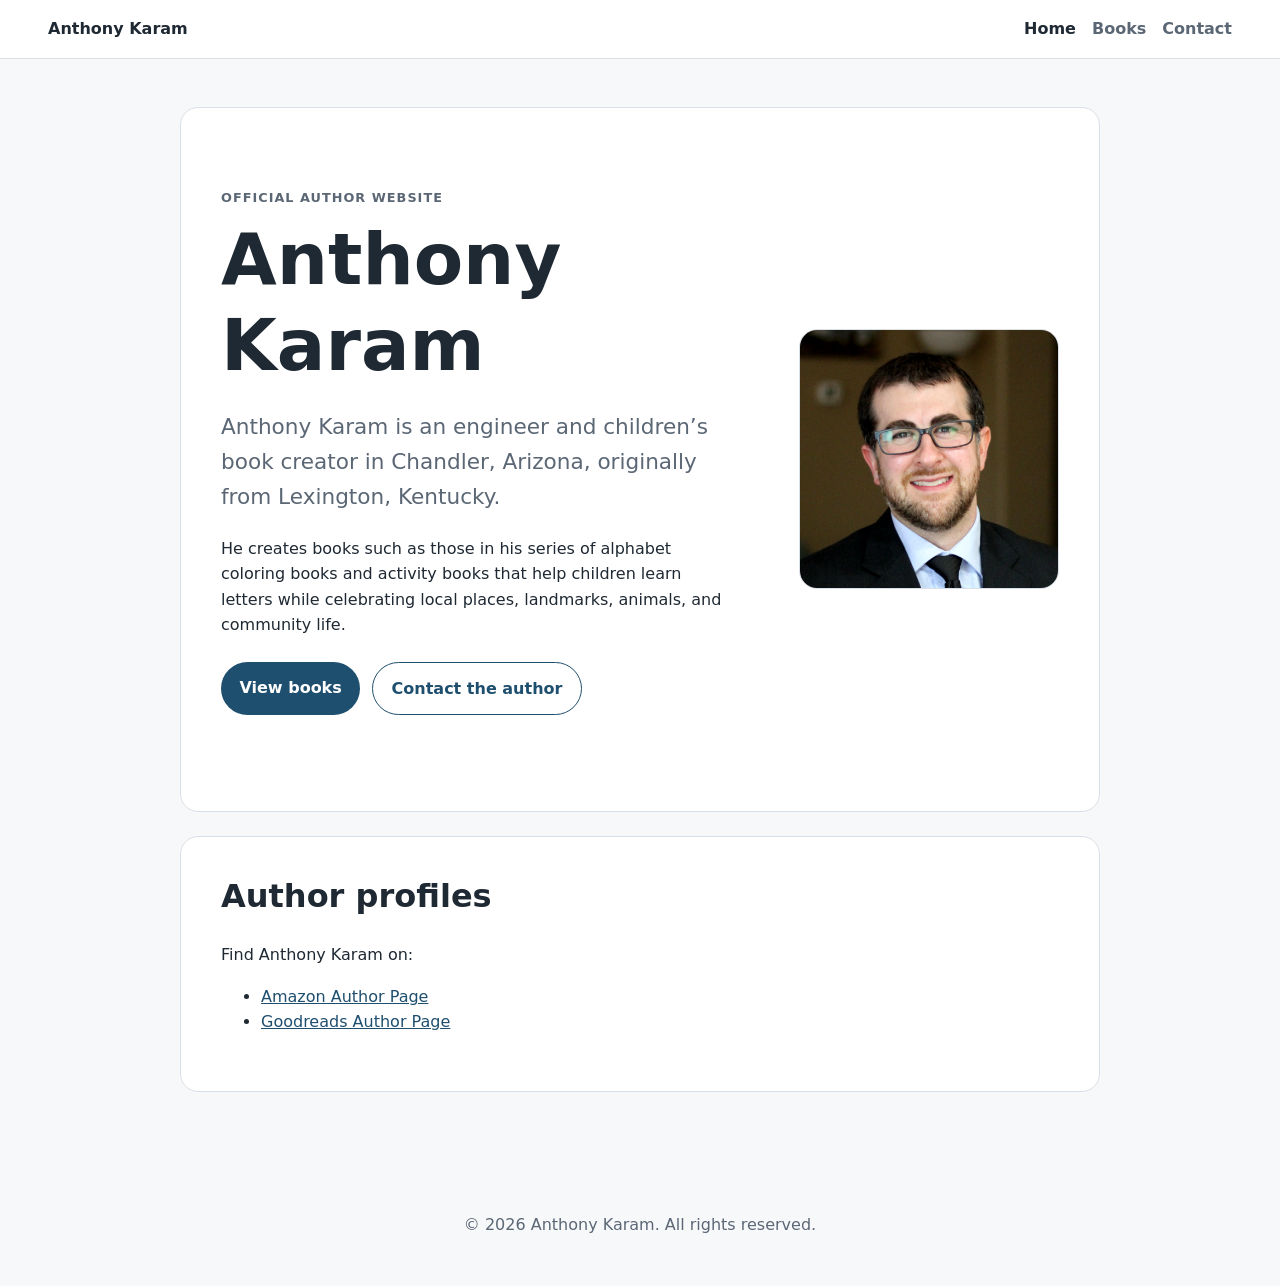
<file: index.html>
<!doctype html>
<html lang="en">
<head>
  <meta charset="utf-8">
  <meta name="viewport" content="width=device-width, initial-scale=1">
  <title>Anthony Karam | Author</title>
  <meta name="description" content="Official author website for Anthony Karam, creator of alphabet coloring and activity books for local communities.">

  <meta property="og:title" content="Anthony Karam | Author">
  <meta property="og:description" content="Official author website for Anthony Karam, creator of alphabet coloring and activity books for local communities.">
  <meta property="og:type" content="website">
  <meta property="og:url" content="https://anthonykaram.github.io/anthony-karam-author-site/">
  <meta property="og:image" content="https://anthonykaram.github.io/anthony-karam-author-site/Anthony_Karam.png">
  <meta property="og:image:alt" content="Anthony Karam">

  <meta name="twitter:card" content="summary_large_image">
  <meta name="twitter:title" content="Anthony Karam | Author">
  <meta name="twitter:description" content="Official author website for Anthony Karam, creator of alphabet coloring and activity books for local communities.">
  <meta name="twitter:image" content="https://anthonykaram.github.io/anthony-karam-author-site/Anthony_Karam.png">

  <script type="application/ld+json">
    {
      "@context": "https://schema.org",
      "@type": "Person",
      "@id": "https://anthonykaram.github.io/anthony-karam-author-site/#anthony-karam",
      "name": "Anthony Karam",
      "url": "https://anthonykaram.github.io/anthony-karam-author-site/",
      "image": "https://anthonykaram.github.io/anthony-karam-author-site/Anthony_Karam.png",
      "description": "Anthony Karam is an engineer and children’s book creator in Chandler, Arizona, originally from Lexington, Kentucky.",
      "jobTitle": "Engineer",
      "sameAs": [
        "https://www.amazon.com/author/anthonykaram",
        "https://www.goodreads.com/author/show/60850967.Anthony_Karam"
      ]
    }
  </script>

  <link rel="stylesheet" href="style.css">

  <style>
    .hero-grid {
      display: grid;
      grid-template-columns: minmax(0, 1fr) minmax(180px, 260px);
      align-items: center;
      gap: clamp(2rem, 6vw, 4rem);
    }

    .author-photo {
      display: block;
      width: 100%;
      max-width: 260px;
      aspect-ratio: 1;
      object-fit: cover;
      border-radius: 18px;
      justify-self: center;
      border: 1px solid var(--line);
    }

    @media (max-width: 700px) {
      .hero-grid {
        grid-template-columns: 1fr;
      }

      .author-photo {
        width: min(220px, 70%);
        order: -1;
      }
    }
  </style>
</head>
<body>
  <header class="site-header">
    <a class="brand" href="index.html">Anthony Karam</a>
    <nav aria-label="Main navigation">
      <a href="index.html" aria-current="page">Home</a>
      <a href="books.html">Books</a>
      <a href="contact.html">Contact</a>
    </nav>
  </header>

  <main class="container">
    <section class="hero">
      <div class="hero-grid">
        <div class="hero-content">
          <p class="eyebrow">Official author website</p>
          <h1>Anthony Karam</h1>
          <p class="lead">Anthony Karam is an engineer and children’s book creator in Chandler, Arizona, originally from Lexington, Kentucky.</p>
          <p>He creates books such as those in his series of alphabet coloring books and activity books that help children learn letters while celebrating local places, landmarks, animals, and community life.</p>
          <p class="button-row">
            <a class="button" href="books.html">View books</a>
            <a class="button button-secondary" href="contact.html">Contact the author</a>
          </p>
        </div>

        <img
          class="author-photo"
          src="Anthony_Karam.png"
          alt="Anthony Karam"
          fetchpriority="high"
        >
      </div>
    </section>

    <section class="card">
      <h2>Author profiles</h2>
      <p>Find Anthony Karam on:</p>
      <ul>
        <li><a href="https://www.amazon.com/author/anthonykaram" rel="me">Amazon Author Page</a></li>
        <li><a href="https://www.goodreads.com/author/show/60850967.Anthony_Karam" rel="me">Goodreads Author Page</a></li>
      </ul>
    </section>
  </main>

  <footer class="site-footer">
    <p>&copy; <span id="year">2026</span> Anthony Karam. All rights reserved.</p>
  </footer>
</body>
</html>
</file>
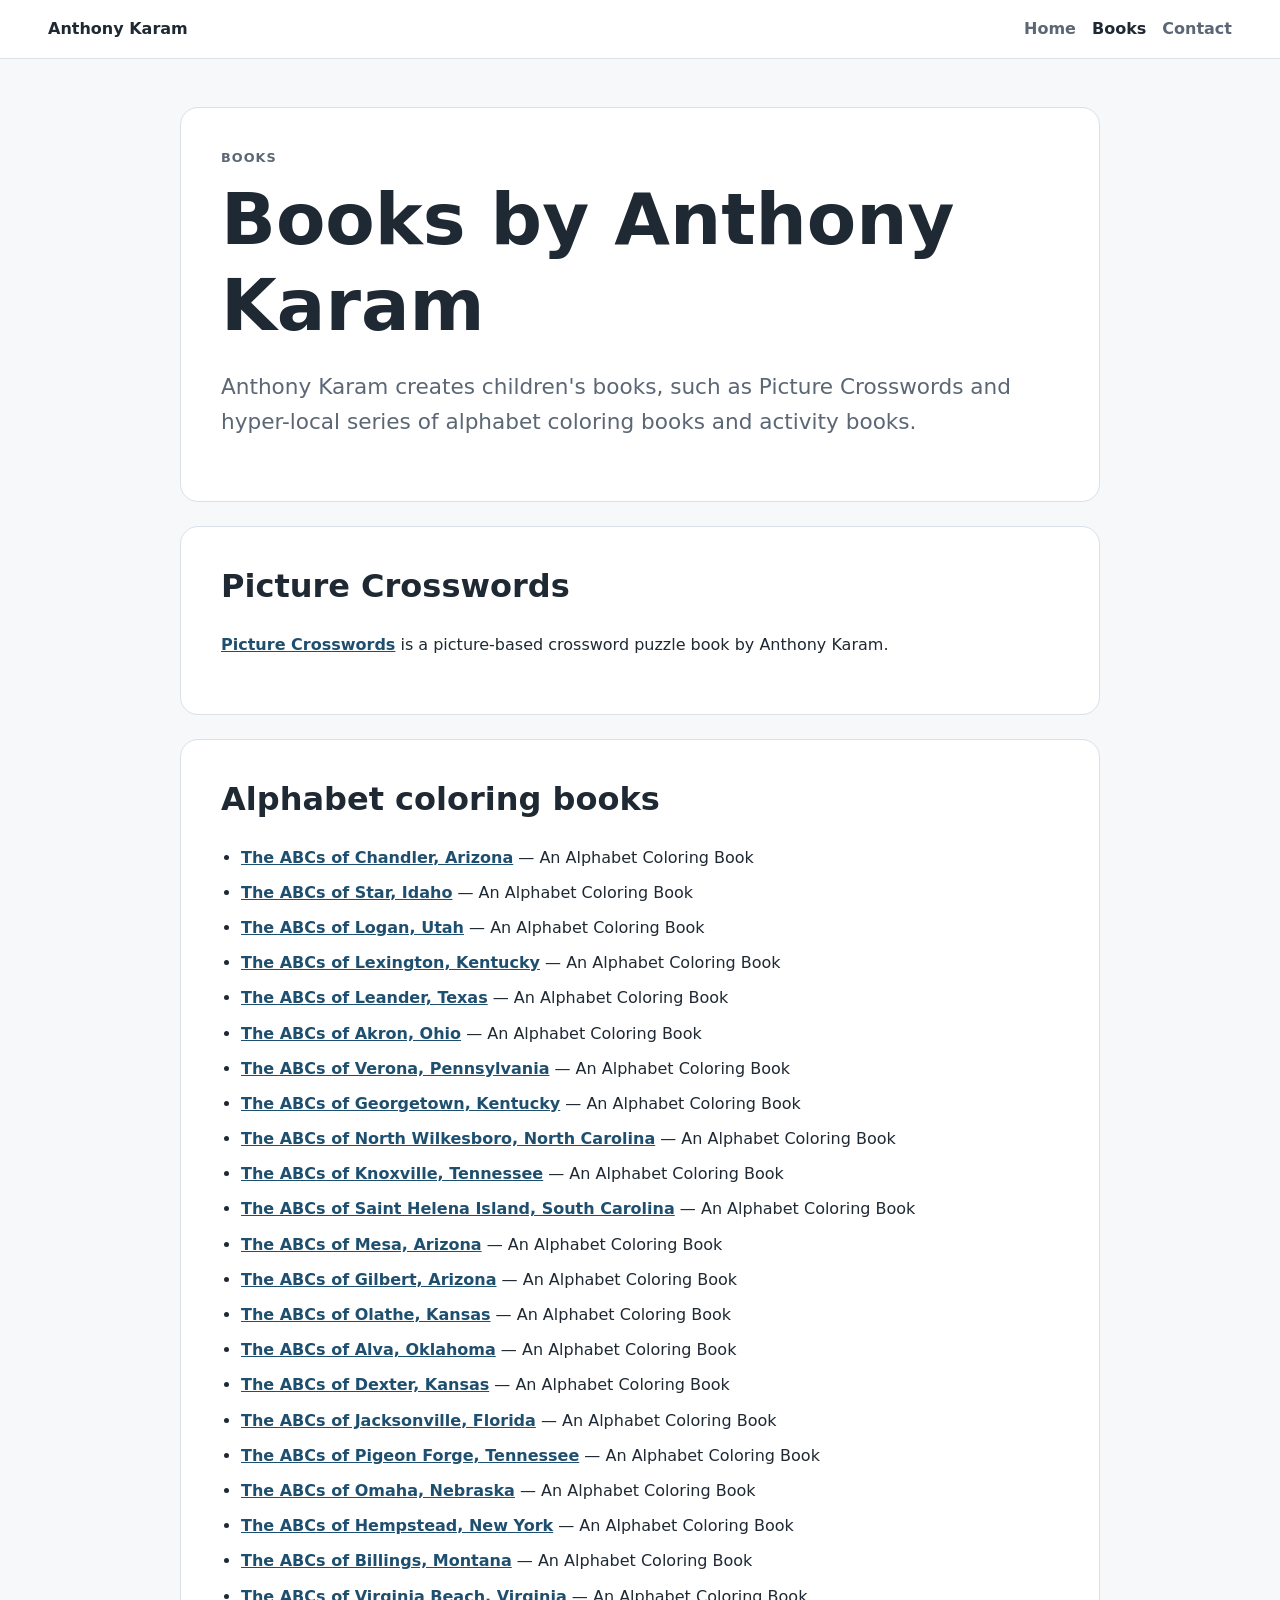
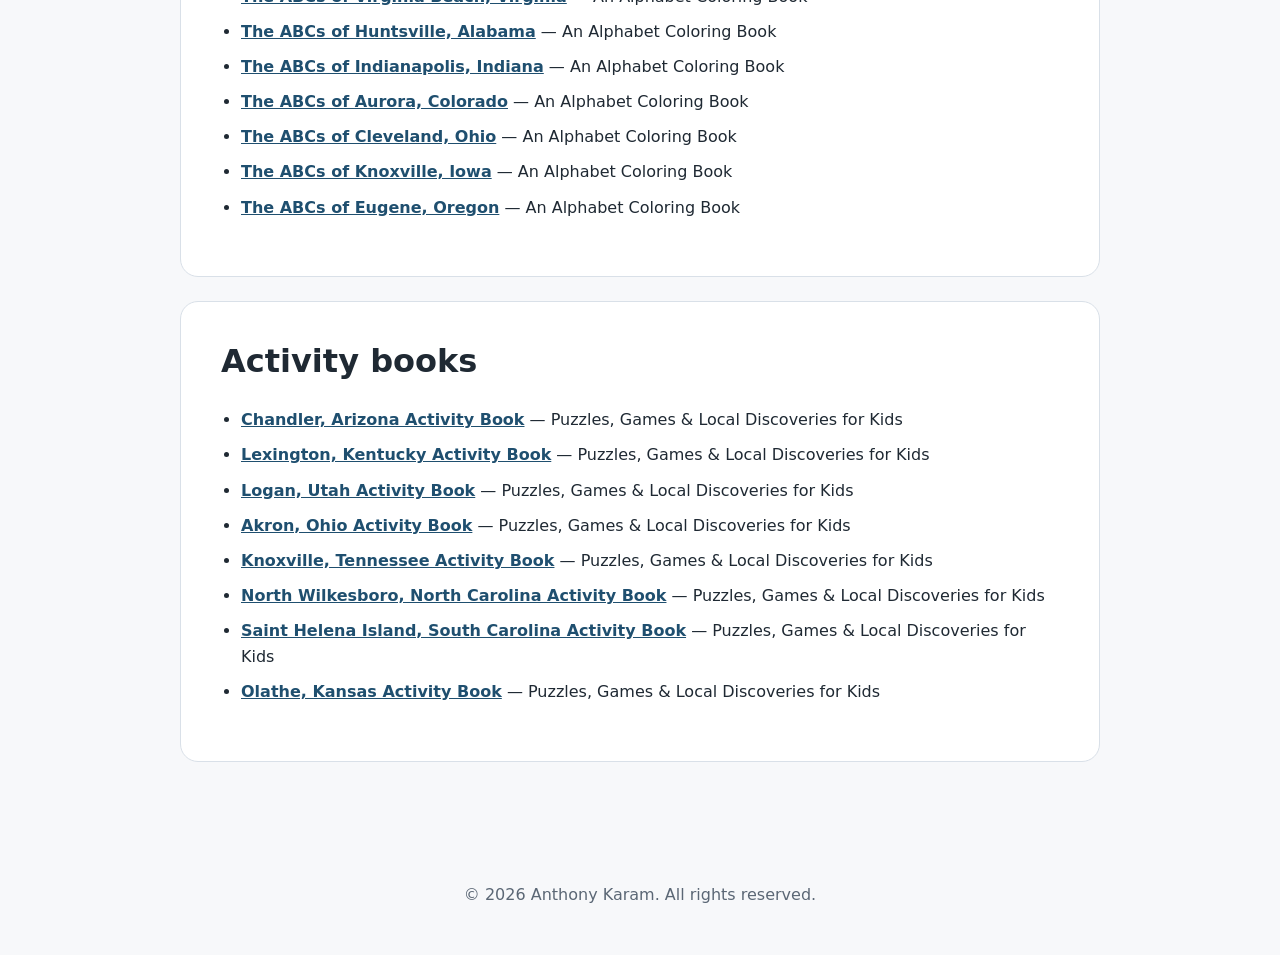
<file: books.html>
<!doctype html>
<html lang="en">
<head>
  <meta charset="utf-8">
  <meta name="viewport" content="width=device-width, initial-scale=1">
  <title>Books | Anthony Karam</title>
  <meta name="description" content="Books by Anthony Karam, including Picture Crosswords and hyper-local series of alphabet coloring books and activity books.">
  <link rel="stylesheet" href="style.css">
</head>
<body>
  <header class="site-header">
    <a class="brand" href="index.html">Anthony Karam</a>
    <nav aria-label="Main navigation">
      <a href="index.html">Home</a>
      <a href="books.html" aria-current="page">Books</a>
      <a href="contact.html">Contact</a>
    </nav>
  </header>

  <main class="container">
    <section class="page-heading">
      <p class="eyebrow">Books</p>
      <h1>Books by Anthony Karam</h1>
      <p class="lead">Anthony Karam creates children's books, such as Picture Crosswords and hyper-local series of alphabet coloring books and activity books.</p>
    </section>

    <section class="card">
      <h2>Picture Crosswords</h2>
      <p><strong><a href="https://www.amazon.com/Picture-Crosswords-Anthony-Karam/dp/B0G13WKC31">Picture Crosswords</a></strong> is a picture-based crossword puzzle book by Anthony Karam.</p>
    </section>

    <section class="card">
      <h2>Alphabet coloring books</h2>
      <ul class="book-list">
        <li><strong><a href="https://www.amazon.com/ABCs-Chandler-Arizona-Alphabet-Coloring/dp/B0FWZGXHSM">The ABCs of Chandler, Arizona</a></strong> — An Alphabet Coloring Book</li>
        <li><strong><a href="https://www.amazon.com/ABCs-Star-Idaho-Alphabet-Coloring/dp/B0FX9Z4DY1">The ABCs of Star, Idaho</a></strong> — An Alphabet Coloring Book</li>
        <li><strong><a href="https://www.amazon.com/ABCs-Logan-Utah-Alphabet-Coloring/dp/B0FXF4G5DS">The ABCs of Logan, Utah</a></strong> — An Alphabet Coloring Book</li>
        <li><strong><a href="https://www.amazon.com/ABCs-Lexington-Kentucky-Alphabet-Coloring/dp/B0FXH1BPX1">The ABCs of Lexington, Kentucky</a></strong> — An Alphabet Coloring Book</li>
        <li><strong><a href="https://www.amazon.com/ABCs-Leander-Texas-Alphabet-Coloring/dp/B0FXRFCD1T">The ABCs of Leander, Texas</a></strong> — An Alphabet Coloring Book</li>
        <li><strong><a href="https://www.amazon.com/ABCs-Akron-Ohio-Alphabet-Coloring/dp/B0FXTZWCWC">The ABCs of Akron, Ohio</a></strong> — An Alphabet Coloring Book</li>
        <li><strong><a href="https://www.amazon.com/ABCs-Verona-Pennsylvania-Alphabet-Coloring/dp/B0FYQW5R4Z">The ABCs of Verona, Pennsylvania</a></strong> — An Alphabet Coloring Book</li>
        <li><strong><a href="https://www.amazon.com/ABCs-Georgetown-Kentucky-Alphabet-Coloring/dp/B0G2J9B6B9">The ABCs of Georgetown, Kentucky</a></strong> — An Alphabet Coloring Book</li>
        <li><strong><a href="https://www.amazon.com/ABCs-North-Wilkesboro-Carolina-Alphabet/dp/B0G2SWJ355">The ABCs of North Wilkesboro, North Carolina</a></strong> — An Alphabet Coloring Book</li>
        <li><strong><a href="https://www.amazon.com/ABCs-Knoxville-Tennessee-Alphabet-Coloring/dp/B0G2XK3998">The ABCs of Knoxville, Tennessee</a></strong> — An Alphabet Coloring Book</li>
        <li><strong><a href="https://www.amazon.com/Saint-Helena-Island-South-Carolina/dp/B0G2XWK7LQ">The ABCs of Saint Helena Island, South Carolina</a></strong> — An Alphabet Coloring Book</li>
        <li><strong><a href="https://www.amazon.com/ABCs-Mesa-Arizona-Alphabet-Coloring/dp/B0H6GPHWL5">The ABCs of Mesa, Arizona</a></strong> — An Alphabet Coloring Book</li>
        <li><strong><a href="https://www.amazon.com/ABCs-Gilbert-Arizona-Alphabet-Coloring/dp/B0H91SX5TW">The ABCs of Gilbert, Arizona</a></strong> — An Alphabet Coloring Book</li>
        <li><strong><a href="https://www.amazon.com/ABCs-Olathe-Kansas-Alphabet-Coloring/dp/B0H9V3HKJ6">The ABCs of Olathe, Kansas</a></strong> — An Alphabet Coloring Book</li>
        <li><strong><a href="https://www.amazon.com/ABCs-Alva-Oklahoma-Alphabet-Coloring/dp/B0HB12J63M">The ABCs of Alva, Oklahoma</a></strong> — An Alphabet Coloring Book</li>
        <li><strong><a href="https://www.amazon.com/ABCs-Dexter-Kansas-Alphabet-Coloring/dp/B0HBGHMV9V">The ABCs of Dexter, Kansas</a></strong> — An Alphabet Coloring Book</li>
        <li><strong><a href="https://www.amazon.com/ABCs-Jacksonville-Florida-Alphabet-Coloring/dp/B0HBZPK9WH">The ABCs of Jacksonville, Florida</a></strong> — An Alphabet Coloring Book</li>
        <li><strong><a href="https://www.amazon.com/ABCs-Pigeon-Forge-Tennessee-Alphabet/dp/B0HC7WSXJX">The ABCs of Pigeon Forge, Tennessee</a></strong> — An Alphabet Coloring Book</li>
        <li><strong><a href="https://www.amazon.com/ABCs-Omaha-Nebraska-Alphabet-Coloring/dp/B0HCDQWQZZ">The ABCs of Omaha, Nebraska</a></strong> — An Alphabet Coloring Book</li>
        <li><strong><a href="https://www.amazon.com/ABCs-Hempstead-New-York-Alphabet/dp/B0HCLSHS7Q">The ABCs of Hempstead, New York</a></strong> — An Alphabet Coloring Book</li>
        <li><strong><a href="https://www.amazon.com/ABCs-Billings-Montana-Alphabet-Coloring/dp/B0HCR3HP8T">The ABCs of Billings, Montana</a></strong> — An Alphabet Coloring Book</li>
        <li><strong><a href="https://www.amazon.com/ABCs-Virginia-Beach-Alphabet-Coloring/dp/B0HCWYXG4M">The ABCs of Virginia Beach, Virginia</a></strong> — An Alphabet Coloring Book</li>
        <li><strong><a href="https://www.amazon.com/ABCs-Huntsville-Alabama-Alphabet-Coloring/dp/B0HD4YB3N6">The ABCs of Huntsville, Alabama</a></strong> — An Alphabet Coloring Book</li>
        <li><strong><a href="https://www.amazon.com/ABCs-Indianapolis-Indiana-Alphabet-Coloring/dp/B0HDB6DG17">The ABCs of Indianapolis, Indiana</a></strong> — An Alphabet Coloring Book</li>
        <li><strong><a href="https://www.amazon.com/ABCs-Aurora-Colorado-Alphabet-Coloring/dp/B0HDGCVMMS">The ABCs of Aurora, Colorado</a></strong> — An Alphabet Coloring Book</li>
        <li><strong><a href="https://www.amazon.com/ABCs-Cleveland-Ohio-Alphabet-Coloring/dp/B0HDN3H848">The ABCs of Cleveland, Ohio</a></strong> — An Alphabet Coloring Book</li>
        <li><strong><a href="https://www.amazon.com/ABCs-Knoxville-Iowa-Alphabet-Coloring/dp/B0HK7DWM8R">The ABCs of Knoxville, Iowa</a></strong> — An Alphabet Coloring Book</li>
        <li><strong><a href="https://www.amazon.com/ABCs-Eugene-Oregon-Alphabet-Coloring/dp/B0HLN2RM5Z">The ABCs of Eugene, Oregon</a></strong> — An Alphabet Coloring Book</li>
      </ul>
    </section>

    <section class="card">
      <h2>Activity books</h2>
      <ul class="book-list">
        <li><strong><a href="https://www.amazon.com/dp/B0HQQ47PNQ">Chandler, Arizona Activity Book</a></strong> — Puzzles, Games & Local Discoveries for Kids</li>
        <li><strong><a href="https://www.amazon.com/dp/B0HQR1RXNY">Lexington, Kentucky Activity Book</a></strong> — Puzzles, Games & Local Discoveries for Kids</li>
        <li><strong><a href="https://www.amazon.com/dp/B0HR7C339P">Logan, Utah Activity Book</a></strong> — Puzzles, Games & Local Discoveries for Kids</li>
        <li><strong><a href="https://www.amazon.com/dp/B0HR71KD6T">Akron, Ohio Activity Book</a></strong> — Puzzles, Games & Local Discoveries for Kids</li>
        <li><strong><a href="https://www.amazon.com/dp/B0HRQQ2VBN">Knoxville, Tennessee Activity Book</a></strong> — Puzzles, Games & Local Discoveries for Kids</li>
        <li><strong><a href="https://www.amazon.com/dp/B0HRR9YN2F">North Wilkesboro, North Carolina Activity Book</a></strong> — Puzzles, Games & Local Discoveries for Kids</li>
        <li><strong><a href="https://www.amazon.com/dp/B0HSMJ9NGF">Saint Helena Island, South Carolina Activity Book</a></strong> — Puzzles, Games & Local Discoveries for Kids</li>
        <li><strong><a href="https://www.amazon.com/dp/B0HSM9QBKS">Olathe, Kansas Activity Book</a></strong> — Puzzles, Games & Local Discoveries for Kids</li>
      </ul>
    </section>
  </main>

  <footer class="site-footer">
    <p>&copy; <span id="year">2026</span> Anthony Karam. All rights reserved.</p>
  </footer>
</body>
</html>
</file>
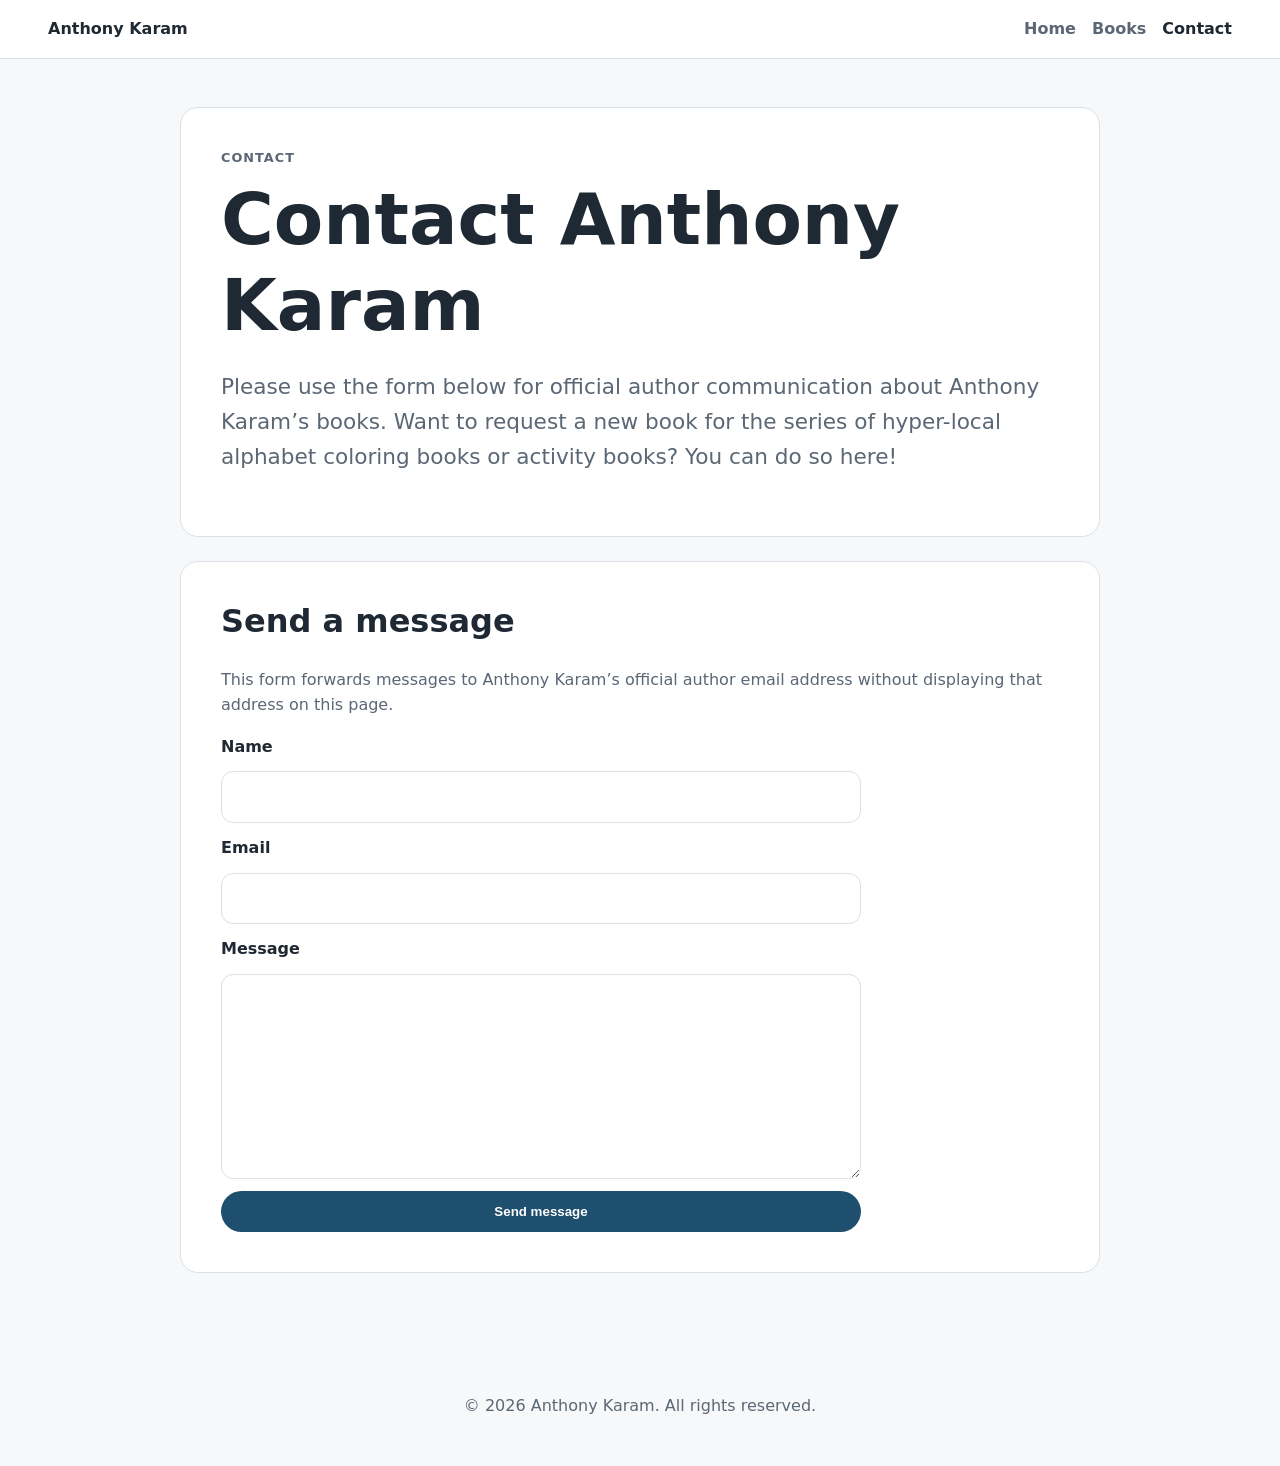
<file: contact.html>
<!doctype html>
<html lang="en">
<head>
  <meta charset="utf-8">
  <meta name="viewport" content="width=device-width, initial-scale=1">
  <title>Contact | Anthony Karam</title>
  <meta name="description" content="Contact Anthony Karam about his books.">
  <link rel="stylesheet" href="style.css">
</head>
<body>
  <header class="site-header">
    <a class="brand" href="index.html">Anthony Karam</a>
    <nav aria-label="Main navigation">
      <a href="index.html">Home</a>
      <a href="books.html">Books</a>
      <a href="contact.html" aria-current="page">Contact</a>
    </nav>
  </header>

  <main class="container">
    <section class="page-heading">
      <p class="eyebrow">Contact</p>
      <h1>Contact Anthony Karam</h1>
      <p class="lead">Please use the form below for official author communication about Anthony Karam’s books. Want to request a new book for the series of hyper-local alphabet coloring books or activity books? You can do so here!</p>
    </section>

    <section class="card">
      <h2>Send a message</h2>
      <p class="note">This form forwards messages to Anthony Karam’s official author email address without displaying that address on this page.</p>
      <form action="https://formspree.io/f/mvzjzdqd" method="POST" class="contact-form">
        <label for="name">Name</label>
        <input id="name" name="name" type="text" autocomplete="name" required>

        <label for="email">Email</label>
        <input id="email" name="email" type="email" autocomplete="email" required>

        <label for="message">Message</label>
        <textarea id="message" name="message" rows="7" required></textarea>

        <input type="hidden" name="_subject" value="Author website contact form message">
        <button type="submit">Send message</button>
      </form>
    </section>
  </main>

  <footer class="site-footer">
    <p>&copy; <span id="year">2026</span> Anthony Karam. All rights reserved.</p>
  </footer>
</body>
</html>
</file>
<file: style.css>
:root {
  --text: #1f2933;
  --muted: #5b6775;
  --line: #d9e0e8;
  --bg: #f7f8fa;
  --panel: #ffffff;
  --accent: #1f4f6f;
  --accent-dark: #15384f;
}

* {
  box-sizing: border-box;
}

body {
  margin: 0;
  font-family: system-ui, -apple-system, BlinkMacSystemFont, "Segoe UI", sans-serif;
  color: var(--text);
  background: var(--bg);
  line-height: 1.6;
}

a {
  color: var(--accent);
}

a:hover,
a:focus {
  color: var(--accent-dark);
}

.site-header {
  display: flex;
  justify-content: space-between;
  align-items: center;
  gap: 1rem;
  padding: 1rem clamp(1rem, 4vw, 3rem);
  background: var(--panel);
  border-bottom: 1px solid var(--line);
}

.brand {
  font-weight: 700;
  text-decoration: none;
  color: var(--text);
}

nav {
  display: flex;
  gap: 1rem;
  flex-wrap: wrap;
}

nav a {
  text-decoration: none;
  color: var(--muted);
  font-weight: 600;
}

nav a[aria-current="page"] {
  color: var(--text);
}

.container {
  width: min(920px, calc(100% - 2rem));
  margin: 0 auto;
  padding: 3rem 0;
}

.hero,
.page-heading,
.card {
  background: var(--panel);
  border: 1px solid var(--line);
  border-radius: 18px;
  padding: clamp(1.25rem, 4vw, 2.5rem);
  margin-bottom: 1.5rem;
}

.hero {
  padding-top: clamp(2rem, 8vw, 5rem);
  padding-bottom: clamp(2rem, 8vw, 5rem);
}

.eyebrow {
  margin: 0 0 .5rem;
  color: var(--muted);
  font-weight: 700;
  letter-spacing: .08em;
  text-transform: uppercase;
  font-size: .8rem;
}

h1,
h2 {
  line-height: 1.2;
  margin-top: 0;
}

h1 {
  font-size: clamp(2.25rem, 8vw, 4.5rem);
  margin-bottom: 1rem;
}

h2 {
  font-size: clamp(1.4rem, 4vw, 2rem);
}

.lead {
  font-size: clamp(1.12rem, 3vw, 1.35rem);
  color: var(--muted);
  max-width: 58rem;
}

.button-row {
  display: flex;
  flex-wrap: wrap;
  gap: .75rem;
  margin-top: 1.5rem;
}

.button,
button {
  display: inline-block;
  border: 0;
  border-radius: 999px;
  background: var(--accent);
  color: #ffffff;
  text-decoration: none;
  padding: .8rem 1.15rem;
  font-weight: 700;
  cursor: pointer;
}

.button:hover,
.button:focus,
button:hover,
button:focus {
  background: var(--accent-dark);
  color: #ffffff;
}

.button-secondary {
  background: transparent;
  color: var(--accent);
  border: 1px solid var(--accent);
}

.button-secondary:hover,
.button-secondary:focus {
  background: var(--accent);
}

.book-list {
  padding-left: 1.25rem;
}

.book-list li {
  margin-bottom: .6rem;
}

.note {
  color: var(--muted);
}

.contact-form {
  display: grid;
  gap: .75rem;
  max-width: 640px;
}

label {
  font-weight: 700;
}

input,
textarea {
  width: 100%;
  border: 1px solid var(--line);
  border-radius: 12px;
  padding: .75rem .85rem;
  font: inherit;
  background: #ffffff;
}

textarea {
  resize: vertical;
}

.site-footer {
  padding: 2rem clamp(1rem, 4vw, 3rem);
  color: var(--muted);
  text-align: center;
}

@media (max-width: 620px) {
  .site-header {
    align-items: flex-start;
    flex-direction: column;
  }
}
</file>
